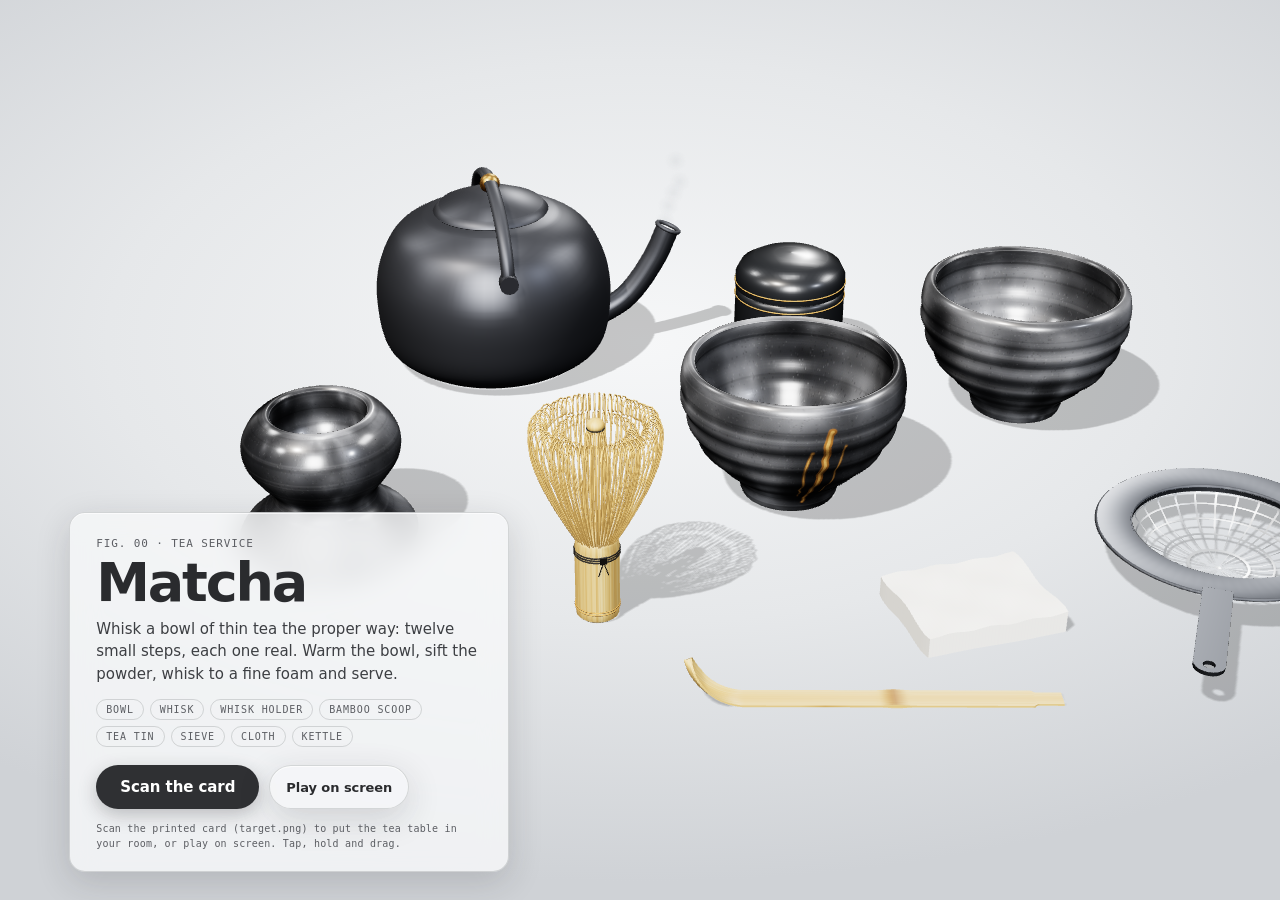
<file: index.html>
<!doctype html>
<html lang="en">
<head>
<meta charset="utf-8">
<meta name="viewport" content="width=device-width,initial-scale=1,viewport-fit=cover,user-scalable=no">
<meta name="theme-color" content="#e6e8ea">
<title>Matcha</title>
<link rel="stylesheet" href="css/style.css">
<script type="importmap">
{ "imports": { "three": "./vendor/three/three.module.js", "three/addons/": "./vendor/three/addons/", "mindar-image-three": "https://cdn.jsdelivr.net/npm/mind-ar@1.2.5/dist/mindar-image-three.prod.js" } }
</script>
</head>
<body>
<video id="cam" playsinline muted autoplay></video>
<canvas id="stage"></canvas>
<div id="ar" hidden></div>

<div id="hud" hidden>
  <header class="top">
    <div class="plate fig">
      <span class="mono" id="figNo">Fig. 01</span>
      <b id="figTitle">Warm the bowl</b>
    </div>
    <div class="steps" id="steps" aria-hidden="true"></div>
    <button id="muteBtn" class="icon" aria-label="Toggle sound" title="Sound">
      <svg viewBox="0 0 24 24" width="18" height="18" fill="none" stroke="currentColor" stroke-width="1.8" stroke-linecap="round" stroke-linejoin="round"><path d="M4 9v6h4l5 4V5L8 9z"/><path class="wave" d="M16 9c1.3 1.1 1.3 4.9 0 6M18.5 6.5c3 2.6 3 8.4 0 11"/><path class="off" d="M17 9l5 6M22 9l-5 6" style="display:none"/></svg>
    </button>
  </header>

  <aside class="readouts plate" id="readouts" hidden>
    <div class="row" id="rdTemp"><span class="mono">Water</span><b><span id="vTemp">98</span><small>&deg;C</small></b></div>
    <div class="row" id="rdMl"><span class="mono">Bowl</span><b><span id="vMl">0</span><small>ml</small></b></div>
    <div class="row" id="rdG"><span class="mono">Matcha</span><b><span id="vG">0</span><small>g</small></b></div>
  </aside>

  <button id="reheat" class="pill ghost" hidden>Reheat kettle</button>

  <footer class="bottom">
    <div class="card" id="card">
      <div class="mono kicker" id="kicker">Step 1 of 12</div>
      <p id="instruction"></p>
      <div class="meter" id="meter" hidden>
        <div class="track"><div class="band" id="mBand"></div><div class="fill" id="mFill"></div></div>
        <div class="labels mono"><span id="mLeft"></span><span id="mRight"></span></div>
      </div>
    </div>
  </footer>
  <div id="toast" role="status"></div>
</div>

<section id="start" class="screen">
  <div class="hero card">
    <div class="mono kicker">Fig. 00 &middot; Tea service</div>
    <h1>Matcha</h1>
    <p class="lede">Whisk a bowl of thin tea the proper way: twelve small steps, each one real. Warm the bowl, sift the powder, whisk to a fine foam and serve.</p>
    <ul class="tools mono">
      <li>Bowl</li><li>Whisk</li><li>Whisk holder</li><li>Bamboo scoop</li><li>Tea tin</li><li>Sieve</li><li>Cloth</li><li>Kettle</li>
    </ul>
    <div class="actions"><button id="scanBtn" class="pill">Scan the card</button><button id="startBtn" class="pill ghost">Play on screen</button></div>
    <p class="fine mono">Scan the printed card (target.png) to put the tea table in your room, or play on screen. Tap, hold and drag.</p>
  </div>
</section>

<section id="scan" class="screen" hidden>
  <div class="viewfinder" aria-hidden="true"><i></i><i></i><i></i><i></i><div class="sweep"></div></div>
  <div class="scanbar card">
    <div class="mono kicker">Fig. 00 &middot; Card</div>
    <p id="scanStatus">Starting camera...</p>
    <button id="scanSkip" class="pill ghost">Play on screen instead</button>
  </div>
</section>

<section id="end" class="screen" hidden>
  <div class="result card">
    <div class="mono kicker">Fig. 13 &middot; Served</div>
    <h2 id="endTitle">A good bowl</h2>
    <div class="stars" id="stars" aria-label="rating"></div>
    <p class="lede" id="endText"></p>
    <ul class="breakdown" id="breakdown"></ul>
    <div class="actions"><button id="againBtn" class="pill">Make another</button></div>
    <p class="fine mono">Method: about 2 g sifted matcha, 70 ml of water near 80&deg;C, whisked in a quick W until a fine foam forms, drunk within minutes.</p>
  </div>
</section>

<script type="module" src="js/main.js"></script>
</body>
</html>
</file>
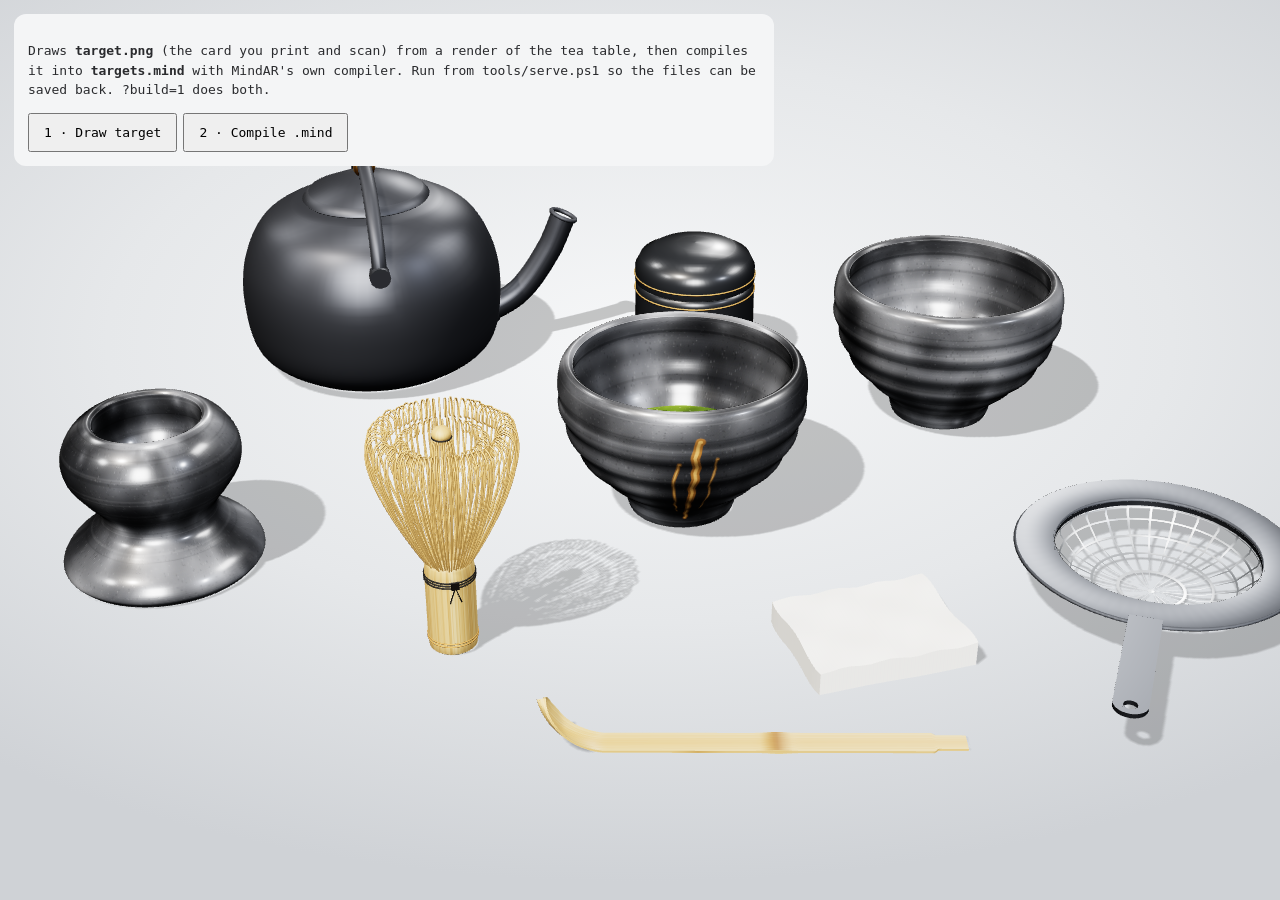
<file: tools/make-target.html>
<!doctype html>
<html lang="en"><head><meta charset="utf-8"><meta name="viewport" content="width=device-width,initial-scale=1">
<title>Matcha card maker</title>
<link rel="stylesheet" href="../css/style.css">
<script type="importmap">
{ "imports": { "three": "../vendor/three/three.module.js", "three/addons/": "../vendor/three/addons/" } }
</script>
<style>
  #stage { z-index: 0; }
  .panel { position: relative; z-index: 2; margin: 14px; padding: 14px; max-width: 760px; background: #f4f5f6; border-radius: 12px; font: 13px/1.5 ui-monospace, Consolas, monospace; user-select: text; }
  .panel img { max-width: 100%; display: block; margin: 10px 0; box-shadow: 0 0 0 1px #999; }
  button { font: inherit; padding: 8px 14px; margin-right: 6px; }
  #log { white-space: pre-wrap; }
  body { overflow: auto; touch-action: auto; }
</style></head>
<body>
<canvas id="stage"></canvas>
<div class="panel">
  <p>Draws <b>target.png</b> (the card you print and scan) from a render of the tea table, then compiles it into <b>targets.mind</b> with MindAR's own compiler. Run from <code>tools/serve.ps1</code> so the files can be saved back. <code>?build=1</code> does both.</p>
  <button id="draw">1 &middot; Draw target</button><button id="compile">2 &middot; Compile .mind</button>
  <div id="log"></div><div id="out"></div>
</div>
<script type="module">
import { initStage, cam, tween } from '../js/stage.js';
import { buildWorld } from '../js/world.js';

const W = 1500, H = 1000;
const log = t => { document.getElementById('log').textContent += t + '\n'; };
const out = document.getElementById('out');
function rng(seed) { let s = seed >>> 0 || 1; return () => { s ^= s << 13; s ^= s >>> 17; s ^= s << 5; return (s >>> 0) / 4294967296; }; }

initStage(document.getElementById('stage'));
const world = buildWorld();
world.bowl.setMl(70); world.bowl.setState({ matcha: 1, fine: .95, coarse: .25 });
world.bowl.root.rotation.y = .1;
world.holder; world.whisk.position.set(-8, 0, 12);

async function draw() {
  const c = document.createElement('canvas'); c.width = W; c.height = H;
  const g = c.getContext('2d'), r = rng(2027);
  g.fillStyle = '#e8eaec'; g.fillRect(0, 0, W, H);
  const gr = g.createRadialGradient(W / 2, H * .45, 80, W / 2, H * .45, W * .7);
  gr.addColorStop(0, '#f6f7f8'); gr.addColorStop(1, '#cfd2d6'); g.fillStyle = gr; g.fillRect(0, 0, W, H);

  // 3D render of the tea table, shot to the card's aspect
  Object.assign(cam, { tx: 0, ty: 5, tz: 3, span: 60, elev: .5, azim: 0, sway: 0 });
  window.__step(.3);
  const gl = document.getElementById('stage');
  const sw = gl.width, sh = gl.height, k = Math.max(W / sw, (H * .78) / sh);
  const dw = sw * k, dh = sh * k;
  g.drawImage(gl, (W - dw) / 2, 150 + (H * .78 - dh) / 2, dw, dh);

  // fibre and ink speckle: dense, non-repeating texture is what the tracker locks onto
  for (let i = 0; i < 2600; i++) {
    const x = r() * W, y = r() * H, a = r() * 6.28, l = 3 + r() * 14;
    g.strokeStyle = `rgba(90,94,100,${0.08 + r() * 0.2})`; g.lineWidth = 0.6 + r();
    g.beginPath(); g.moveTo(x, y); g.lineTo(x + Math.cos(a) * l, y + Math.sin(a) * l); g.stroke();
  }
  for (let i = 0; i < 1100; i++) { g.fillStyle = `rgba(42,43,46,${0.15 + r() * 0.45})`; g.beginPath(); g.arc(r() * W, r() * H, 0.6 + r() * 1.8, 0, 6.28); g.fill(); }

  // plate frame and ruler
  g.strokeStyle = '#2a2b2e'; g.lineWidth = 4; g.strokeRect(22, 22, W - 44, H - 44);
  g.strokeStyle = '#5c5e63'; g.lineWidth = 1.5; g.strokeRect(34, 34, W - 68, H - 68);
  g.fillStyle = '#5c5e63'; g.font = '13px Consolas,monospace';
  for (let x = 40, n = 0; x < W - 40; x += 12, n++) {
    const major = n % 5 === 0; g.strokeStyle = '#2a2b2e'; g.lineWidth = major ? 2 : 1;
    g.beginPath(); g.moveTo(x, 34); g.lineTo(x, 34 + (major ? 16 : 8)); g.stroke();
    if (n % 10 === 0) g.fillText(String(n), x + 3, 64);
  }
  for (let y = 40, n = 0; y < H - 40; y += 12, n++) {
    const major = n % 5 === 0; g.lineWidth = major ? 2 : 1;
    g.beginPath(); g.moveTo(34, y); g.lineTo(34 + (major ? 16 : 8), y); g.stroke();
    g.beginPath(); g.moveTo(W - 34, y); g.lineTo(W - 34 - (major ? 16 : 8), y); g.stroke();
  }
  for (const [x, y] of [[44, 44], [W - 44, 44], [44, H - 44], [W - 44, H - 44]]) { g.fillStyle = '#d6d8db'; g.beginPath(); g.arc(x, y, 5, 0, 6.28); g.fill(); g.lineWidth = 1.5; g.strokeStyle = '#2a2b2e'; g.stroke(); }

  // title block
  g.fillStyle = '#2a2b2e'; g.font = '700 96px Helvetica,Arial,sans-serif'; g.fillText('Matcha', 84, 150);
  g.fillStyle = '#5c5e63'; g.font = '22px Consolas,monospace'; g.fillText('FIG. 01 · SCAN ME TO WHISK A BOWL', 88, 196);
  g.fillStyle = '#7a9a22'; g.beginPath(); g.arc(W - 150, 118, 54, 0, 6.28); g.fill();
  g.fillStyle = '#f4f5f6'; g.font = '700 22px Consolas,monospace'; g.textAlign = 'center'; g.fillText('SCAN', W - 150, 126); g.textAlign = 'left';
  // step strip along the bottom, no text but numbers
  g.fillStyle = '#2a2b2e'; g.font = '16px Consolas,monospace';
  for (let i = 0; i < 12; i++) { g.fillText(String(i + 1).padStart(2, '0'), 90 + i * 112, H - 62); g.fillRect(90 + i * 112, H - 54, 60, 4); }

  const blob = await new Promise(ok => c.toBlob(ok, 'image/png'));
  out.innerHTML = ''; const shown = new Image(); shown.src = URL.createObjectURL(blob); out.appendChild(shown);
  const res = await fetch('/__save?name=target.png', { method: 'POST', body: blob });
  log(`target.png: ${res.ok ? 'saved' : 'save failed'} (${(blob.size / 1024).toFixed(0)} KB)`);
}

async function compile() {
  log('loading MindAR compiler...');
  await import('https://cdn.jsdelivr.net/npm/mind-ar@1.2.5/dist/mindar-image.prod.js');
  const img = new Image(); img.src = '../target.png?' + Date.now(); await img.decode();
  const compiler = new window.MINDAR.IMAGE.Compiler(); let last = -10;
  const data = await compiler.compileImageTargets([img], p => { if (p - last >= 10) { last = p; log(`compiling ${p.toFixed(0)}%`); } });
  const t = data[0];
  log(`detection points: ${t.matchingData.reduce((n, l) => n + l.maximaPoints.length + l.minimaPoints.length, 0)}; tracking points: ${t.trackingData.reduce((n, l) => n + l.points.length, 0)}`);
  const buf = await compiler.exportData();
  const res = await fetch('/__save?name=targets.mind', { method: 'POST', body: new Blob([buf]) });
  log(`targets.mind: ${res.ok ? 'saved' : 'save failed'}`);
  window.__done = true;
}

document.getElementById('draw').onclick = draw;
document.getElementById('compile').onclick = compile;
if (new URLSearchParams(location.search).has('build')) draw().then(compile).catch(e => { log('ERROR ' + e); window.__done = 'error'; });
</script>
</body></html>
</file>
<file: css/style.css>
:root {
  --paper: #eceeef; --paper-2: #dfe1e3; --ink: #2a2b2e; --ink-2: #5c5e63; --line: rgba(42, 43, 46, .16);
  --accent: #7a9a22; --accent-2: #a9c24a; --bamboo: #d9a850; --slate: #2f3033;
  --card: rgba(246, 247, 248, .84); --shadow: 0 10px 34px rgba(30, 32, 36, .16), 0 1px 0 rgba(255, 255, 255, .7) inset;
  --mono: ui-monospace, "SF Mono", "Cascadia Mono", Menlo, Consolas, monospace;
  --sans: "Inter", system-ui, -apple-system, "Segoe UI", Roboto, sans-serif;
}
* { box-sizing: border-box; -webkit-tap-highlight-color: transparent; }
html, body { margin: 0; height: 100%; overflow: hidden; color: var(--ink); font-family: var(--sans); -webkit-font-smoothing: antialiased; }
body {
  background:
    radial-gradient(ellipse 80% 60% at 50% 38%, #f6f7f8 0%, #e6e8ea 52%, #cfd2d6 100%);
  user-select: none; -webkit-user-select: none; touch-action: none;
}
#stage { position: fixed; inset: 0; width: 100%; height: 100%; display: block; touch-action: none; }
.mono { font-family: var(--mono); font-size: 11px; letter-spacing: .08em; text-transform: uppercase; color: var(--ink-2); }
[hidden] { display: none !important; }

.card, .plate { background: var(--card); backdrop-filter: blur(14px) saturate(1.2); -webkit-backdrop-filter: blur(14px) saturate(1.2); border: 1px solid var(--line); border-radius: 16px; box-shadow: var(--shadow); }

/* ---- HUD */
#hud { position: fixed; inset: 0; pointer-events: none; }
#hud > * { pointer-events: none; }
#hud button { pointer-events: auto; }
.top { position: absolute; top: max(14px, env(safe-area-inset-top)); left: 14px; right: 14px; display: flex; align-items: center; gap: 12px; }
.fig { display: flex; flex-direction: column; gap: 2px; padding: 9px 14px 10px; min-width: 150px; }
.fig b { font-size: 15px; font-weight: 650; letter-spacing: -.01em; }
.steps { flex: 1; display: flex; gap: 5px; justify-content: center; padding: 0 6px; }
.steps i { flex: 1; max-width: 34px; height: 5px; border-radius: 3px; background: rgba(42, 43, 46, .14); transition: background .4s, transform .4s; }
.steps i.done { background: var(--slate); }
.steps i.now { background: var(--accent); transform: scaleY(1.5); }
.icon { width: 40px; height: 40px; border-radius: 50%; border: 1px solid var(--line); background: var(--card); backdrop-filter: blur(10px); color: var(--ink); display: grid; place-items: center; cursor: pointer; box-shadow: var(--shadow); }
.icon.muted .wave { display: none; } .icon.muted .off { display: block !important; }

.readouts { position: absolute; right: 14px; top: calc(max(14px, env(safe-area-inset-top)) + 70px); padding: 10px 14px; display: grid; gap: 7px; min-width: 128px; }
.readouts .row { display: flex; justify-content: space-between; align-items: baseline; gap: 18px; }
.readouts b { font-family: var(--mono); font-size: 17px; font-weight: 600; }
.readouts small { font-size: 11px; margin-left: 2px; color: var(--ink-2); font-weight: 500; }
.readouts .hot b { color: #a4452a; } .readouts .ok b { color: var(--accent); }

.pill { font: 600 15px var(--sans); letter-spacing: -.005em; color: #fff; background: var(--slate); border: 0; border-radius: 999px; padding: 13px 24px; cursor: pointer; box-shadow: 0 6px 18px rgba(30, 32, 36, .25); transition: transform .15s, background .2s; }
.pill:hover { background: #3d3f43; } .pill:active { transform: scale(.97); }
.pill.ghost { color: var(--ink); background: var(--card); border: 1px solid var(--line); box-shadow: var(--shadow); padding: 9px 16px; font-size: 13px; }
#reheat { position: absolute; right: 14px; top: calc(max(14px, env(safe-area-inset-top)) + 212px); }

.bottom { position: absolute; left: 0; right: 0; bottom: max(14px, env(safe-area-inset-bottom)); display: flex; justify-content: center; padding: 0 14px; }
#card { width: min(560px, 100%); padding: 14px 18px 16px; }
.kicker { margin-bottom: 6px; }
#instruction { margin: 0; font-size: 16px; line-height: 1.42; font-weight: 520; letter-spacing: -.005em; }
#instruction em { font-style: normal; color: var(--accent); font-weight: 650; }
.meter { margin-top: 12px; }
.track { position: relative; height: 10px; border-radius: 6px; background: rgba(42, 43, 46, .1); overflow: hidden; }
.band { position: absolute; top: 0; bottom: 0; background: rgba(122, 154, 34, .28); border-left: 2px solid var(--accent); border-right: 2px solid var(--accent); }
.fill { position: absolute; left: 0; top: 0; bottom: 0; width: 0; background: var(--slate); border-radius: 6px; transition: width .08s linear, background .25s; }
.fill.good { background: var(--accent); }
.labels { display: flex; justify-content: space-between; margin-top: 6px; font-size: 10px; }

#toast { position: absolute; left: 50%; top: 30%; transform: translate(-50%, 10px); background: var(--slate); color: #fff; padding: 9px 16px; border-radius: 999px; font-size: 14px; font-weight: 560; opacity: 0; transition: opacity .25s, transform .25s; white-space: nowrap; box-shadow: 0 8px 24px rgba(0, 0, 0, .25); }
#toast.show { opacity: 1; transform: translate(-50%, 0); }
#toast.good { background: var(--accent); }

/* ---- screens */
.screen { position: fixed; inset: 0; display: flex; align-items: flex-end; padding: 18px; pointer-events: none; transition: opacity .6s; }
.screen > * { pointer-events: auto; }
.screen.fade { opacity: 0; pointer-events: none; }
.hero { width: min(440px, 100%); padding: 24px 26px 20px; margin: 0 0 max(10px, env(safe-area-inset-bottom)) 4vw; }
.hero h1, .result h2 { margin: 2px 0 8px; font-size: 54px; font-weight: 700; letter-spacing: -.04em; line-height: 1; }
.result h2 { font-size: 36px; }
.lede { margin: 0 0 14px; font-size: 15px; line-height: 1.5; color: #3d3f43; }
.tools { list-style: none; margin: 0 0 18px; padding: 0; display: flex; flex-wrap: wrap; gap: 6px; }
.tools li { padding: 4px 9px; border: 1px solid var(--line); border-radius: 999px; font-size: 10px; }
.actions { display: flex; gap: 10px; }
.fine { margin: 12px 0 0; font-size: 10px; text-transform: none; letter-spacing: .02em; line-height: 1.5; }
#end { justify-content: flex-end; align-items: center; }
.result { width: min(400px, 100%); max-height: 92vh; overflow: auto; padding: 22px 24px 18px; margin-right: 3vw; }
.stars { display: flex; gap: 6px; margin: 4px 0 12px; }
.stars svg { width: 26px; height: 26px; fill: rgba(42, 43, 46, .14); transition: fill .4s, transform .4s; }
.stars svg.on { fill: var(--accent); transform: scale(1.08); }
.breakdown { list-style: none; margin: 0 0 16px; padding: 0; display: grid; gap: 7px; }
.breakdown li { display: grid; grid-template-columns: 1fr 86px; gap: 10px; align-items: center; font-size: 12.5px; }
.breakdown .bar { display: block; height: 5px; background: rgba(42, 43, 46, .1); border-radius: 3px; overflow: hidden; }
.breakdown .bar i { display: block; height: 100%; background: var(--slate); border-radius: 3px; }
.breakdown .bar i.best { background: var(--accent); }

@media (max-width: 720px) {
  .steps { display: none; }
  .top { justify-content: space-between; }
  .hero { margin: 0; padding: 20px 20px 16px; } .hero h1 { font-size: 44px; }
  .screen { padding: 12px; align-items: flex-end; }
  #end { align-items: flex-end; } .result { margin: 0; }
  .readouts { top: calc(max(14px, env(safe-area-inset-top)) + 62px); min-width: 110px; }
  #reheat { top: calc(max(14px, env(safe-area-inset-top)) + 196px); }
  #instruction { font-size: 15px; }
}
@media (max-height: 560px) { .hero p.lede, .hero .tools { display: none; } }

/* ---- AR: camera feed behind the 3D canvas, card scanner */
#cam { position: fixed; inset: 0; width: 100%; height: 100%; object-fit: cover; z-index: -1; display: none; }
body.ar #cam { display: block; }
body.ar { background: #111; }
#ar { position: fixed; inset: 0; z-index: 4; overflow: hidden; background: #111; }
#ar video { position: absolute; }
#scan { z-index: 6; align-items: flex-end; justify-content: center; }
.viewfinder { position: fixed; inset: 0; margin: auto; width: min(78vw, 520px); height: min(52vw, 346px); pointer-events: none; }
.viewfinder i { position: absolute; width: 34px; height: 34px; border: 3px solid #fff; filter: drop-shadow(0 1px 4px rgba(0, 0, 0, .5)); }
.viewfinder i:nth-child(1) { left: 0; top: 0; border-right: 0; border-bottom: 0; border-radius: 10px 0 0 0; }
.viewfinder i:nth-child(2) { right: 0; top: 0; border-left: 0; border-bottom: 0; border-radius: 0 10px 0 0; }
.viewfinder i:nth-child(3) { left: 0; bottom: 0; border-right: 0; border-top: 0; border-radius: 0 0 0 10px; }
.viewfinder i:nth-child(4) { right: 0; bottom: 0; border-left: 0; border-top: 0; border-radius: 0 0 10px 0; }
.sweep { position: absolute; left: 6px; right: 6px; height: 2px; background: linear-gradient(90deg, transparent, #a9c24a, transparent); animation: sweep 2.2s ease-in-out infinite alternate; }
@keyframes sweep { from { top: 8px; } to { top: calc(100% - 10px); } }
.scanbar { width: min(440px, 100%); padding: 14px 18px 16px; margin: 0 0 max(14px, env(safe-area-inset-bottom)); display: grid; gap: 8px; justify-items: start; }
.scanbar p { margin: 0; font-size: 16px; font-weight: 540; }
</file>
